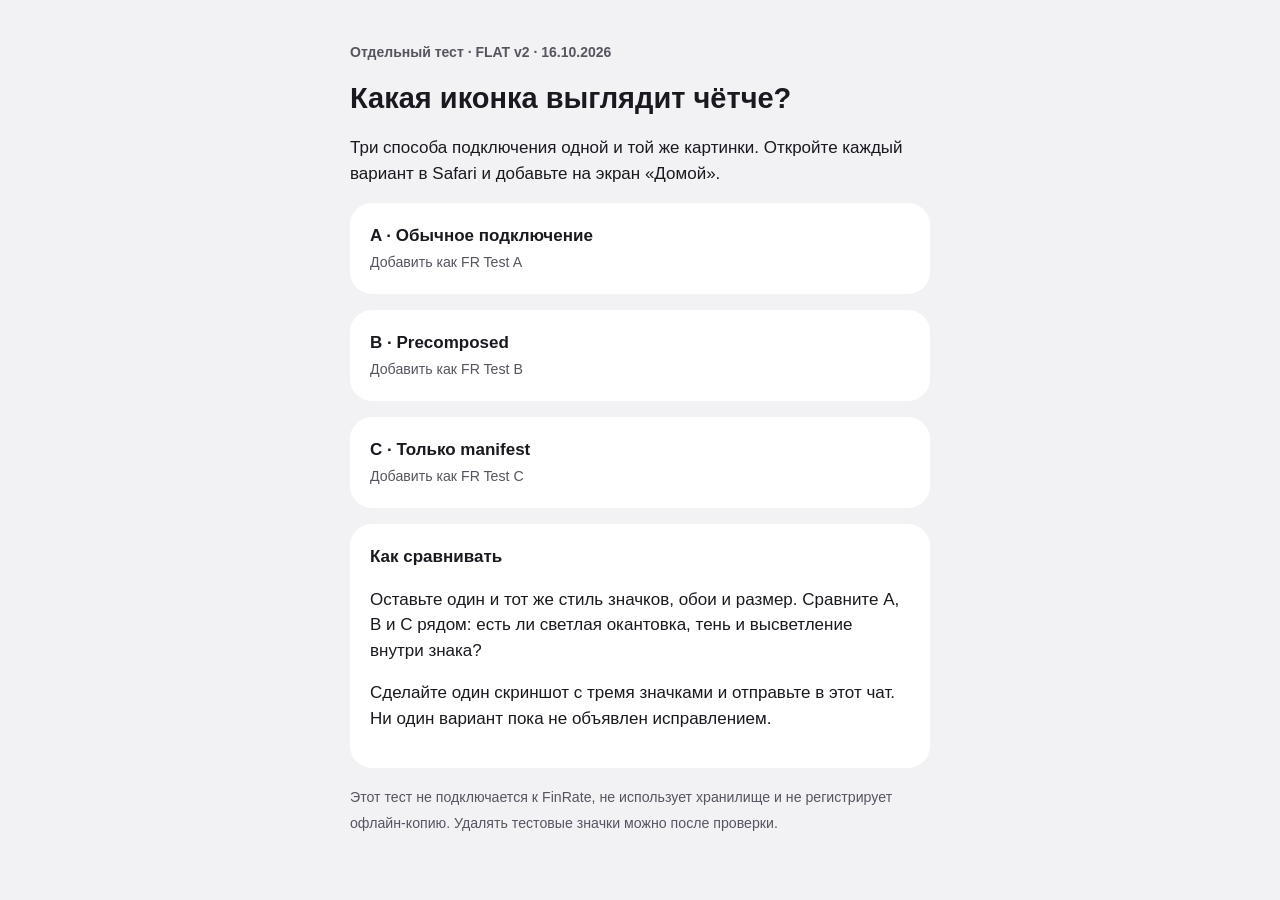
<file: index.html>
<!doctype html><html lang="ru"><head><meta charset="utf-8"><meta name="viewport" content="width=device-width,initial-scale=1,viewport-fit=cover"><meta name="color-scheme" content="light"><meta name="theme-color" content="#ffffff"><meta name="referrer" content="no-referrer"><meta http-equiv="Content-Security-Policy" content="default-src 'none'; style-src 'self'; img-src 'self'; manifest-src 'self'; base-uri 'none'; form-action 'none'; object-src 'none'"><title>FinRate — тест иконок</title><link rel="stylesheet" href="./style.css"></head><body><main><p class="badge">Отдельный тест · FLAT v2 · 16.10.2026</p><h1>Какая иконка выглядит чётче?</h1><p>Три способа подключения одной и той же картинки. Откройте каждый вариант в Safari и добавьте на экран «Домой».</p><a class="card" href="./test-a.html"><strong>A · Обычное подключение</strong><small>Добавить как FR Test A</small></a><a class="card" href="./test-b.html"><strong>B · Precomposed</strong><small>Добавить как FR Test B</small></a><a class="card" href="./test-c.html"><strong>C · Только manifest</strong><small>Добавить как FR Test C</small></a><section><strong>Как сравнивать</strong><p>Оставьте один и тот же стиль значков, обои и размер. Сравните A, B и C рядом: есть ли светлая окантовка, тень и высветление внутри знака?</p><p>Сделайте один скриншот с тремя значками и отправьте в этот чат. Ни один вариант пока не объявлен исправлением.</p></section><small>Этот тест не подключается к FinRate, не использует хранилище и не регистрирует офлайн-копию. Удалять тестовые значки можно после проверки.</small></main></body></html>
</file>
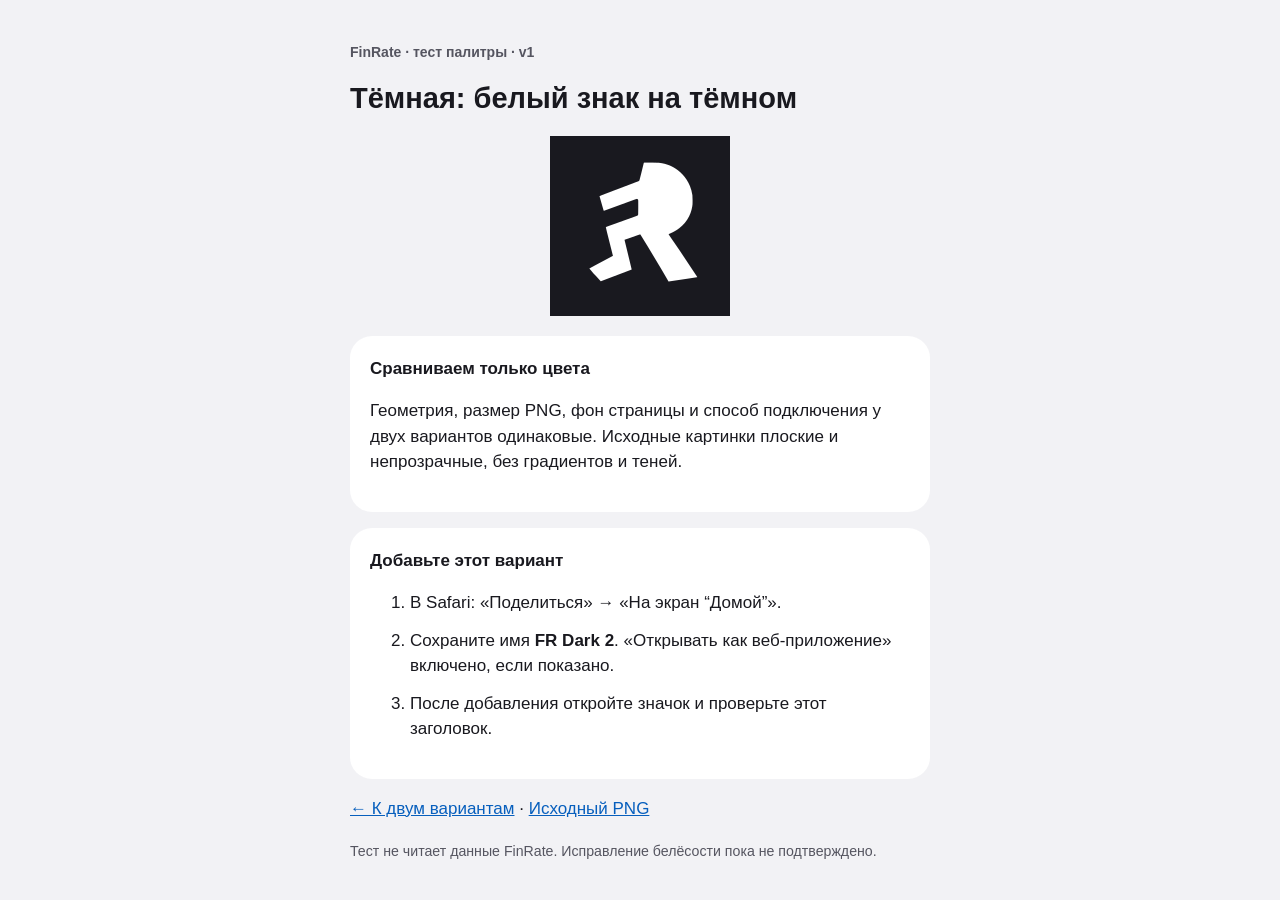
<file: palette-dark.html>
<!doctype html><html lang="ru"><head><meta charset="utf-8"><meta name="viewport" content="width=device-width,initial-scale=1,viewport-fit=cover"><meta name="color-scheme" content="light"><meta name="referrer" content="no-referrer"><meta http-equiv="Content-Security-Policy" content="default-src 'none'; style-src 'self'; img-src 'self'; manifest-src 'self'; base-uri 'none'; form-action 'none'; object-src 'none'"><link rel="stylesheet" href="./palette.css"><title>FR Dark 2</title><meta name="apple-mobile-web-app-title" content="FR Dark 2"><meta name="theme-color" content="#ffffff"><link rel="manifest" href="./palette-dark.webmanifest"><link rel="apple-touch-icon" sizes="180x180" href="./palette-dark-180.png"></head><body><main><p class="badge">FinRate · тест палитры · v1</p><h1>Тёмная: белый знак на тёмном</h1><img class="preview" src="./palette-dark-180.png" width="180" height="180" alt="Монограмма FR — Тёмная: белый знак на тёмном"><section><strong>Сравниваем только цвета</strong><p>Геометрия, размер PNG, фон страницы и способ подключения у двух вариантов одинаковые. Исходные картинки плоские и непрозрачные, без градиентов и теней.</p></section><section><strong>Добавьте этот вариант</strong><ol><li>В Safari: «Поделиться» → «На экран “Домой”».</li><li>Сохраните имя <b>FR Dark 2</b>. «Открывать как веб-приложение» включено, если показано.</li><li>После добавления откройте значок и проверьте этот заголовок.</li></ol></section><p><a href="./palette.html">← К двум вариантам</a> · <a href="./palette-dark-180.png">Исходный PNG</a></p><small>Тест не читает данные FinRate. Исправление белёсости пока не подтверждено.</small></main></body></html>
</file>
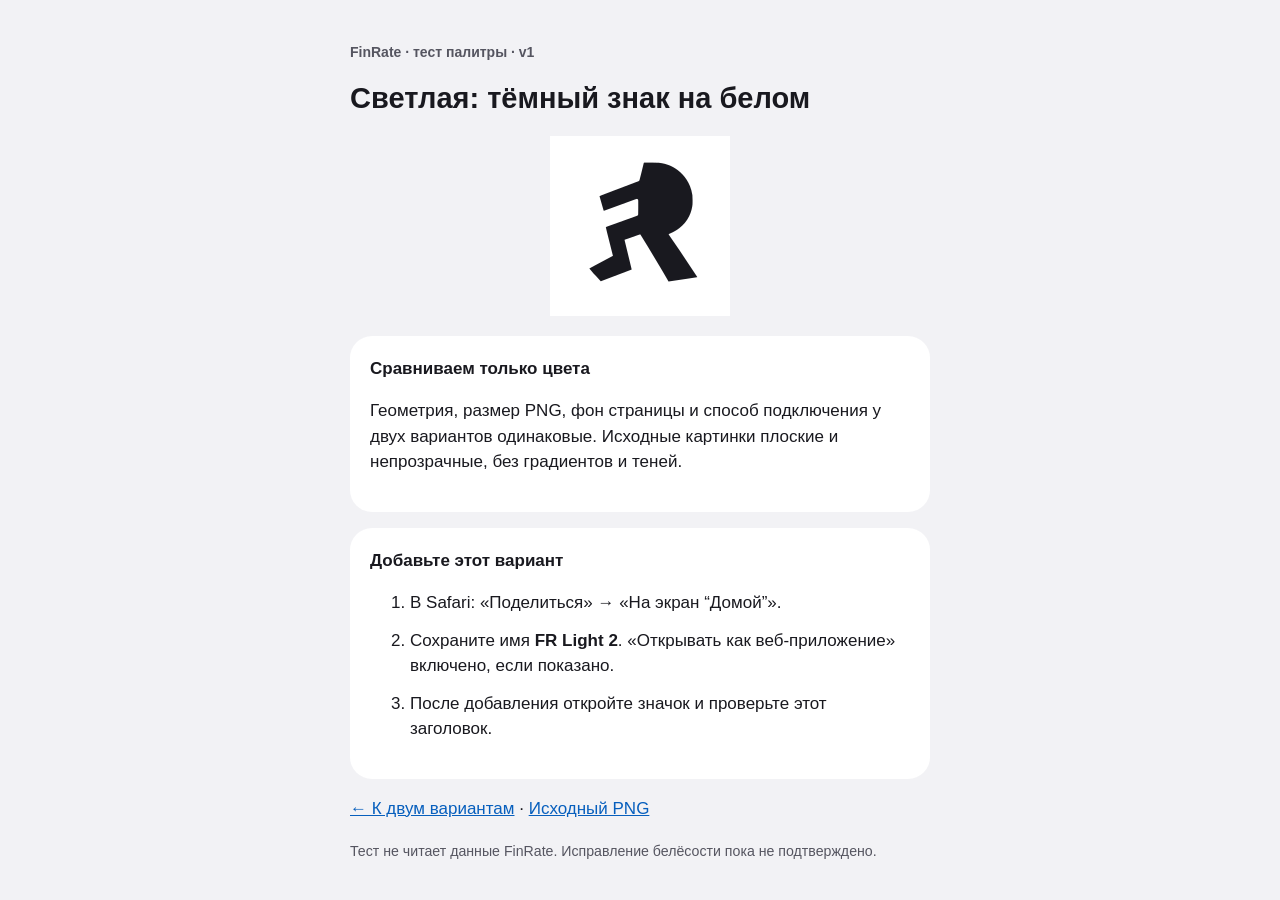
<file: palette-light.html>
<!doctype html><html lang="ru"><head><meta charset="utf-8"><meta name="viewport" content="width=device-width,initial-scale=1,viewport-fit=cover"><meta name="color-scheme" content="light"><meta name="referrer" content="no-referrer"><meta http-equiv="Content-Security-Policy" content="default-src 'none'; style-src 'self'; img-src 'self'; manifest-src 'self'; base-uri 'none'; form-action 'none'; object-src 'none'"><link rel="stylesheet" href="./palette.css"><title>FR Light 2</title><meta name="apple-mobile-web-app-title" content="FR Light 2"><meta name="theme-color" content="#ffffff"><link rel="manifest" href="./palette-light.webmanifest"><link rel="apple-touch-icon" sizes="180x180" href="./palette-light-180.png"></head><body><main><p class="badge">FinRate · тест палитры · v1</p><h1>Светлая: тёмный знак на белом</h1><img class="preview" src="./palette-light-180.png" width="180" height="180" alt="Монограмма FR — Светлая: тёмный знак на белом"><section><strong>Сравниваем только цвета</strong><p>Геометрия, размер PNG, фон страницы и способ подключения у двух вариантов одинаковые. Исходные картинки плоские и непрозрачные, без градиентов и теней.</p></section><section><strong>Добавьте этот вариант</strong><ol><li>В Safari: «Поделиться» → «На экран “Домой”».</li><li>Сохраните имя <b>FR Light 2</b>. «Открывать как веб-приложение» включено, если показано.</li><li>После добавления откройте значок и проверьте этот заголовок.</li></ol></section><p><a href="./palette.html">← К двум вариантам</a> · <a href="./palette-light-180.png">Исходный PNG</a></p><small>Тест не читает данные FinRate. Исправление белёсости пока не подтверждено.</small></main></body></html>
</file>
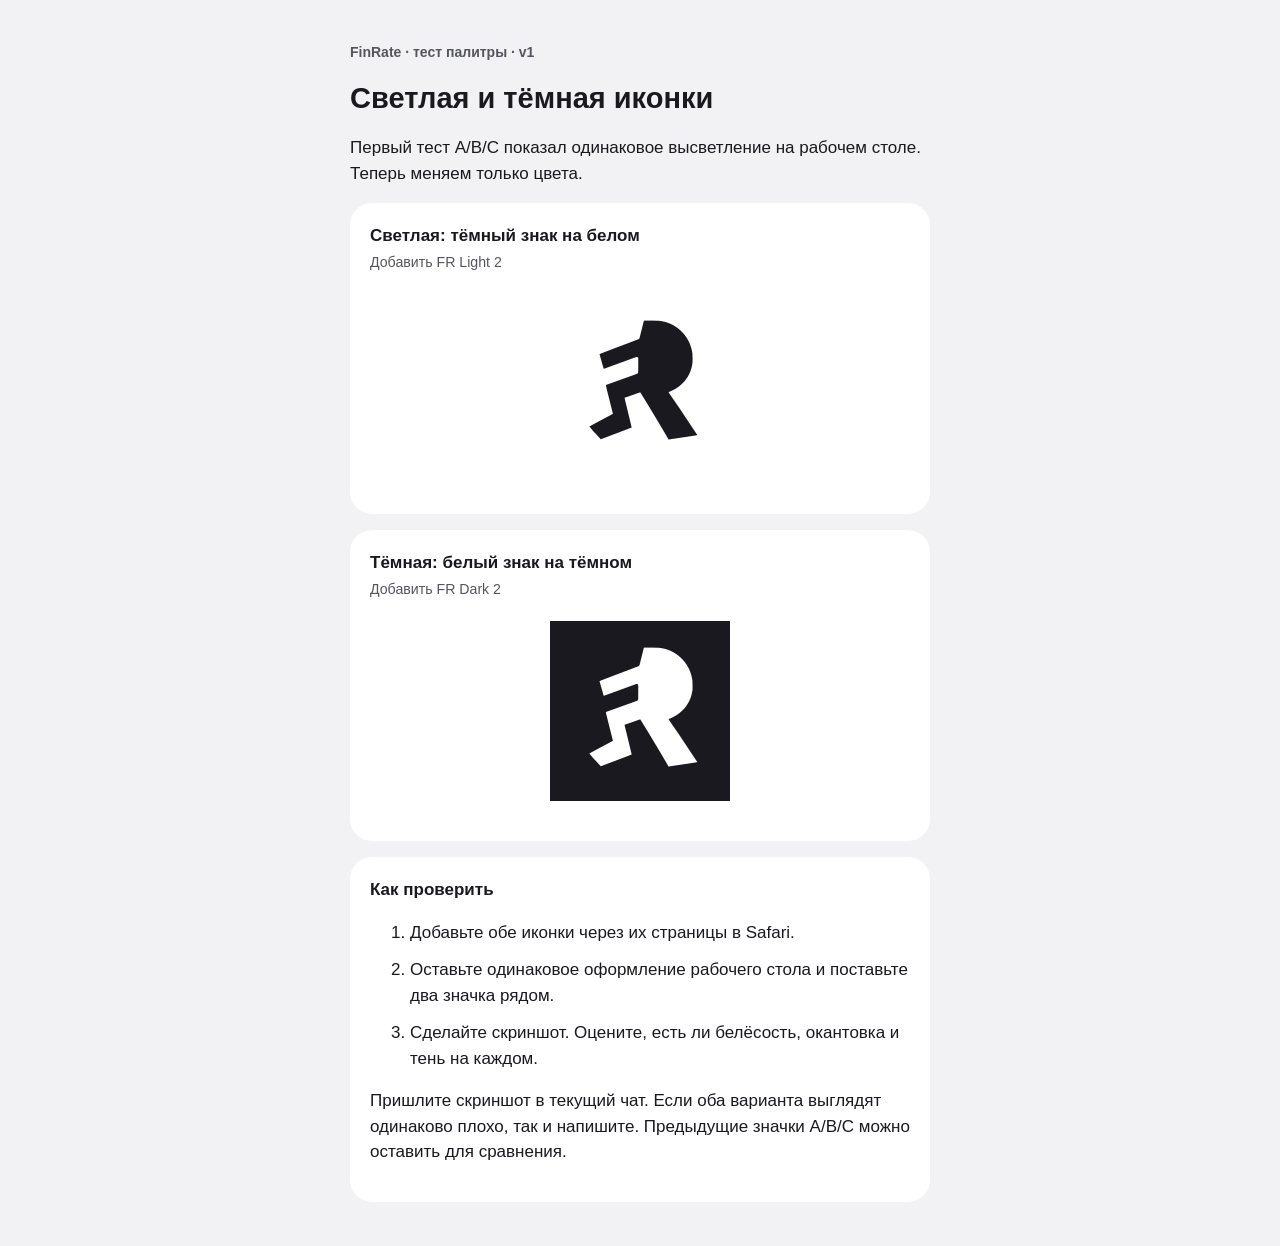
<file: palette.html>
<!doctype html><html lang="ru"><head><meta charset="utf-8"><meta name="viewport" content="width=device-width,initial-scale=1,viewport-fit=cover"><meta name="color-scheme" content="light"><meta name="referrer" content="no-referrer"><meta http-equiv="Content-Security-Policy" content="default-src 'none'; style-src 'self'; img-src 'self'; manifest-src 'self'; base-uri 'none'; form-action 'none'; object-src 'none'"><link rel="stylesheet" href="./palette.css"><title>FinRate — сравнение палитр</title></head><body><main><p class="badge">FinRate · тест палитры · v1</p><h1>Светлая и тёмная иконки</h1><p>Первый тест A/B/C показал одинаковое высветление на рабочем столе. Теперь меняем только цвета.</p><a class="card" href="./palette-light.html"><strong>Светлая: тёмный знак на белом</strong><small>Добавить FR Light 2</small><img class="preview" src="./palette-light-180.png" width="180" height="180" alt="Предпросмотр FR Light 2"></a><a class="card" href="./palette-dark.html"><strong>Тёмная: белый знак на тёмном</strong><small>Добавить FR Dark 2</small><img class="preview" src="./palette-dark-180.png" width="180" height="180" alt="Предпросмотр FR Dark 2"></a><section><strong>Как проверить</strong><ol><li>Добавьте обе иконки через их страницы в Safari.</li><li>Оставьте одинаковое оформление рабочего стола и поставьте два значка рядом.</li><li>Сделайте скриншот. Оцените, есть ли белёсость, окантовка и тень на каждом.</li></ol><p>Пришлите скриншот в текущий чат. Если оба варианта выглядят одинаково плохо, так и напишите. Предыдущие значки A/B/C можно оставить для сравнения.</p></section></main></body></html>
</file>
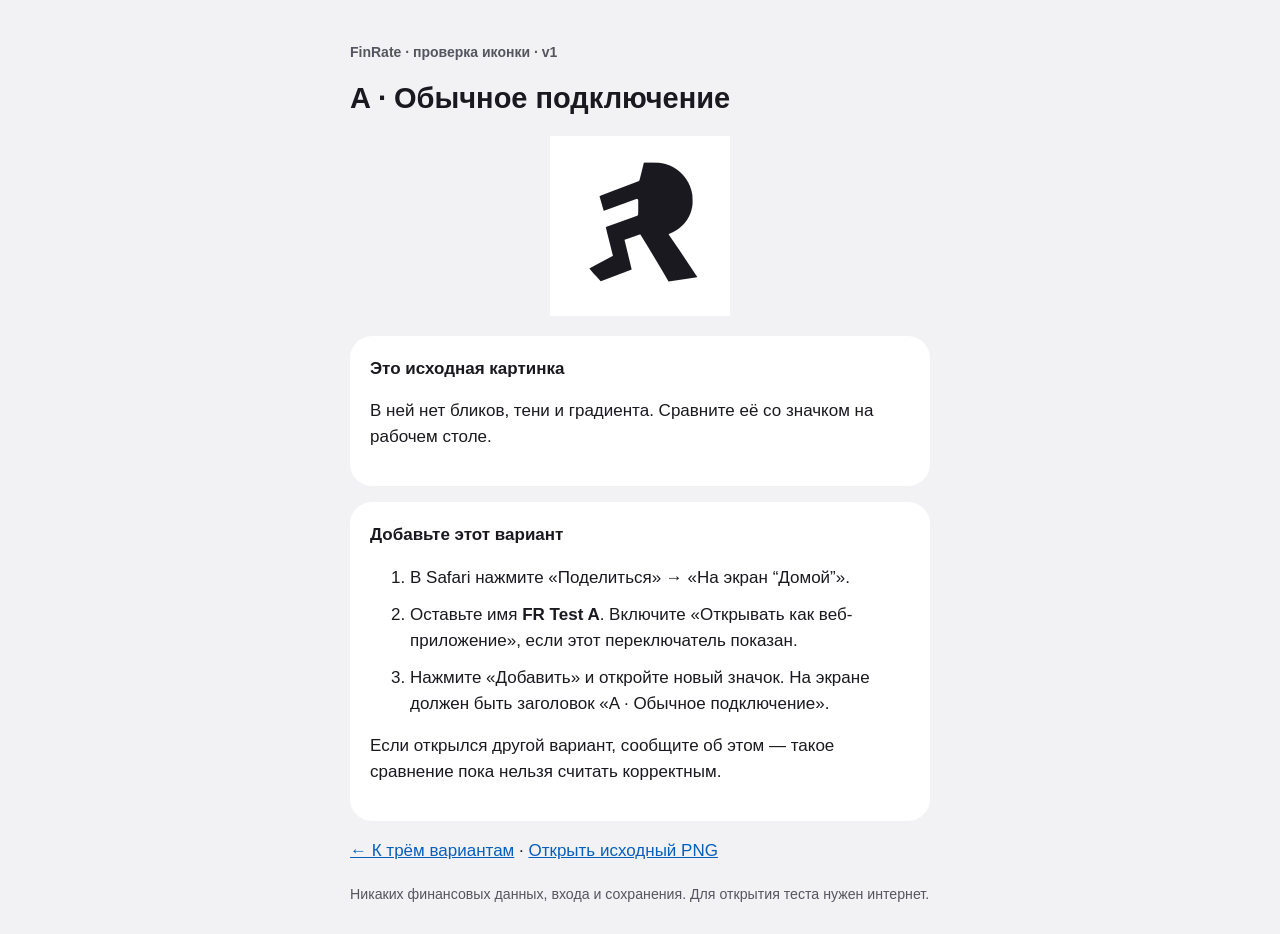
<file: test-a.html>
<!doctype html><html lang="ru"><head><meta charset="utf-8"><meta name="viewport" content="width=device-width,initial-scale=1,viewport-fit=cover"><meta name="color-scheme" content="light"><meta name="theme-color" content="#ffffff"><meta name="referrer" content="no-referrer"><meta http-equiv="Content-Security-Policy" content="default-src 'none'; style-src 'self'; img-src 'self'; manifest-src 'self'; base-uri 'none'; form-action 'none'; object-src 'none'"><title>FR Test A</title><meta name="apple-mobile-web-app-title" content="FR Test A"><link rel="stylesheet" href="./style.css"><link rel="manifest" href="./manifest-a.webmanifest"><link rel="apple-touch-icon" sizes="180x180" href="./fr-test-image.png"></head><body><main><p class="badge">FinRate · проверка иконки · v1</p><h1>A · Обычное подключение</h1><img class="preview" src="./fr-test-image.png" width="180" height="180" alt="Плоская монограмма FR: почти чёрный знак на белом фоне"><section><strong>Это исходная картинка</strong><p>В ней нет бликов, тени и градиента. Сравните её со значком на рабочем столе.</p></section><section><strong>Добавьте этот вариант</strong><ol><li>В Safari нажмите «Поделиться» → «На экран “Домой”».</li><li>Оставьте имя <b>FR Test A</b>. Включите «Открывать как веб-приложение», если этот переключатель показан.</li><li>Нажмите «Добавить» и откройте новый значок. На экране должен быть заголовок «A · Обычное подключение».</li></ol><p>Если открылся другой вариант, сообщите об этом — такое сравнение пока нельзя считать корректным.</p></section><p><a href="./index.html">← К трём вариантам</a> · <a href="./fr-test-image.png">Открыть исходный PNG</a></p><small>Никаких финансовых данных, входа и сохранения. Для открытия теста нужен интернет.</small></main></body></html>
</file>
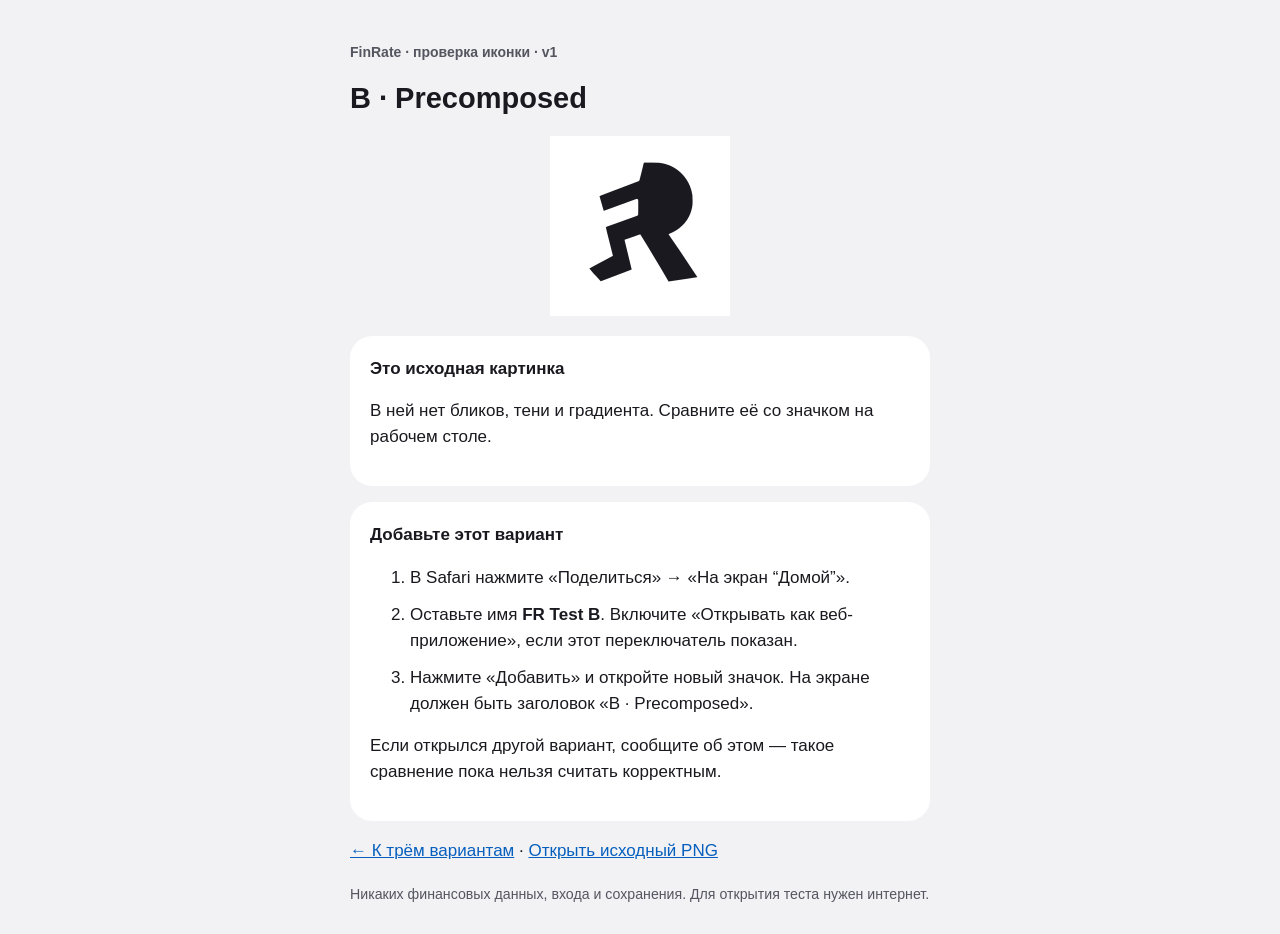
<file: test-b.html>
<!doctype html><html lang="ru"><head><meta charset="utf-8"><meta name="viewport" content="width=device-width,initial-scale=1,viewport-fit=cover"><meta name="color-scheme" content="light"><meta name="theme-color" content="#ffffff"><meta name="referrer" content="no-referrer"><meta http-equiv="Content-Security-Policy" content="default-src 'none'; style-src 'self'; img-src 'self'; manifest-src 'self'; base-uri 'none'; form-action 'none'; object-src 'none'"><title>FR Test B</title><meta name="apple-mobile-web-app-title" content="FR Test B"><link rel="stylesheet" href="./style.css"><link rel="manifest" href="./manifest-b.webmanifest"><link rel="apple-touch-icon-precomposed" sizes="180x180" href="./fr-test-image.png"></head><body><main><p class="badge">FinRate · проверка иконки · v1</p><h1>B · Precomposed</h1><img class="preview" src="./fr-test-image.png" width="180" height="180" alt="Плоская монограмма FR: почти чёрный знак на белом фоне"><section><strong>Это исходная картинка</strong><p>В ней нет бликов, тени и градиента. Сравните её со значком на рабочем столе.</p></section><section><strong>Добавьте этот вариант</strong><ol><li>В Safari нажмите «Поделиться» → «На экран “Домой”».</li><li>Оставьте имя <b>FR Test B</b>. Включите «Открывать как веб-приложение», если этот переключатель показан.</li><li>Нажмите «Добавить» и откройте новый значок. На экране должен быть заголовок «B · Precomposed».</li></ol><p>Если открылся другой вариант, сообщите об этом — такое сравнение пока нельзя считать корректным.</p></section><p><a href="./index.html">← К трём вариантам</a> · <a href="./fr-test-image.png">Открыть исходный PNG</a></p><small>Никаких финансовых данных, входа и сохранения. Для открытия теста нужен интернет.</small></main></body></html>
</file>
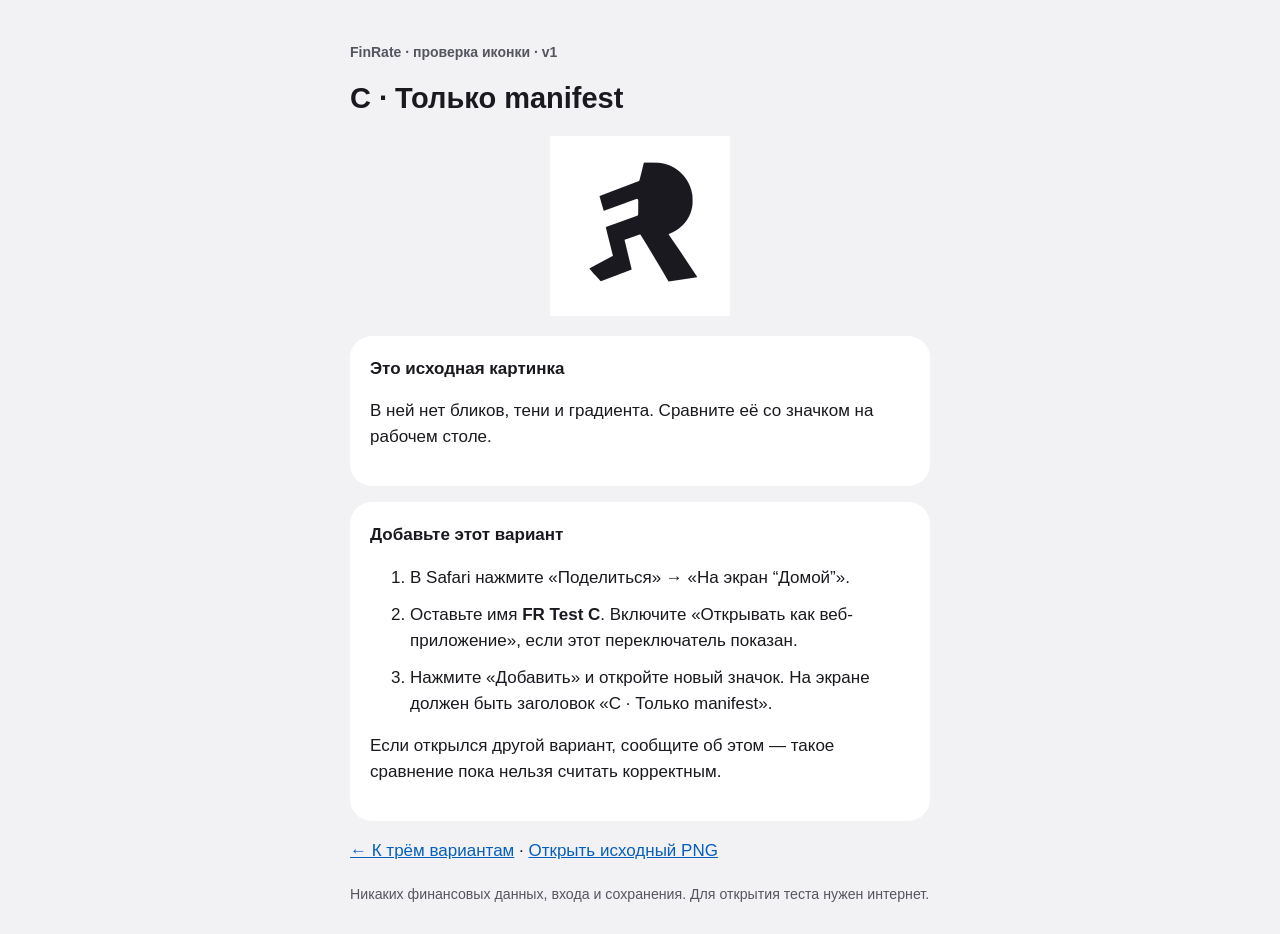
<file: test-c.html>
<!doctype html><html lang="ru"><head><meta charset="utf-8"><meta name="viewport" content="width=device-width,initial-scale=1,viewport-fit=cover"><meta name="color-scheme" content="light"><meta name="theme-color" content="#ffffff"><meta name="referrer" content="no-referrer"><meta http-equiv="Content-Security-Policy" content="default-src 'none'; style-src 'self'; img-src 'self'; manifest-src 'self'; base-uri 'none'; form-action 'none'; object-src 'none'"><title>FR Test C</title><meta name="apple-mobile-web-app-title" content="FR Test C"><link rel="stylesheet" href="./style.css"><link rel="manifest" href="./manifest-c.webmanifest"></head><body><main><p class="badge">FinRate · проверка иконки · v1</p><h1>C · Только manifest</h1><img class="preview" src="./fr-test-image.png" width="180" height="180" alt="Плоская монограмма FR: почти чёрный знак на белом фоне"><section><strong>Это исходная картинка</strong><p>В ней нет бликов, тени и градиента. Сравните её со значком на рабочем столе.</p></section><section><strong>Добавьте этот вариант</strong><ol><li>В Safari нажмите «Поделиться» → «На экран “Домой”».</li><li>Оставьте имя <b>FR Test C</b>. Включите «Открывать как веб-приложение», если этот переключатель показан.</li><li>Нажмите «Добавить» и откройте новый значок. На экране должен быть заголовок «C · Только manifest».</li></ol><p>Если открылся другой вариант, сообщите об этом — такое сравнение пока нельзя считать корректным.</p></section><p><a href="./index.html">← К трём вариантам</a> · <a href="./fr-test-image.png">Открыть исходный PNG</a></p><small>Никаких финансовых данных, входа и сохранения. Для открытия теста нужен интернет.</small></main></body></html>
</file>
<file: style.css>
*{box-sizing:border-box}html{color-scheme:light}body{margin:0;background:#f2f2f5;color:#19191f;font:17px/1.5 -apple-system,BlinkMacSystemFont,"Segoe UI",sans-serif}main{max-width:620px;margin:auto;padding:28px 20px calc(28px + env(safe-area-inset-bottom))}h1{font-size:29px;line-height:1.15}section,.card{display:block;padding:20px;background:#fff;border-radius:22px;margin:16px 0}a{color:#075fbd}a.card{text-decoration:none;color:inherit}strong{display:block}small{color:#555560}.preview{display:block;width:180px;height:180px;margin:20px auto}code{overflow-wrap:anywhere}li{margin-bottom:12px}.badge{font-size:14px;font-weight:600;color:#555560}
</file>
<file: palette.css>
*{box-sizing:border-box}html{color-scheme:light}body{margin:0;background:#f2f2f5;color:#19191f;font:17px/1.5 -apple-system,BlinkMacSystemFont,"Segoe UI",sans-serif}main{max-width:620px;margin:auto;padding:28px 20px calc(28px + env(safe-area-inset-bottom))}h1{font-size:29px;line-height:1.15}section,.card{display:block;padding:20px;background:#fff;border-radius:22px;margin:16px 0}a{color:#075fbd}a.card{text-decoration:none;color:inherit}strong{display:block}small{color:#555560}.preview{display:block;width:180px;height:180px;margin:20px auto}code{overflow-wrap:anywhere}li{margin-bottom:12px}.badge{font-size:14px;font-weight:600;color:#555560}
</file>
